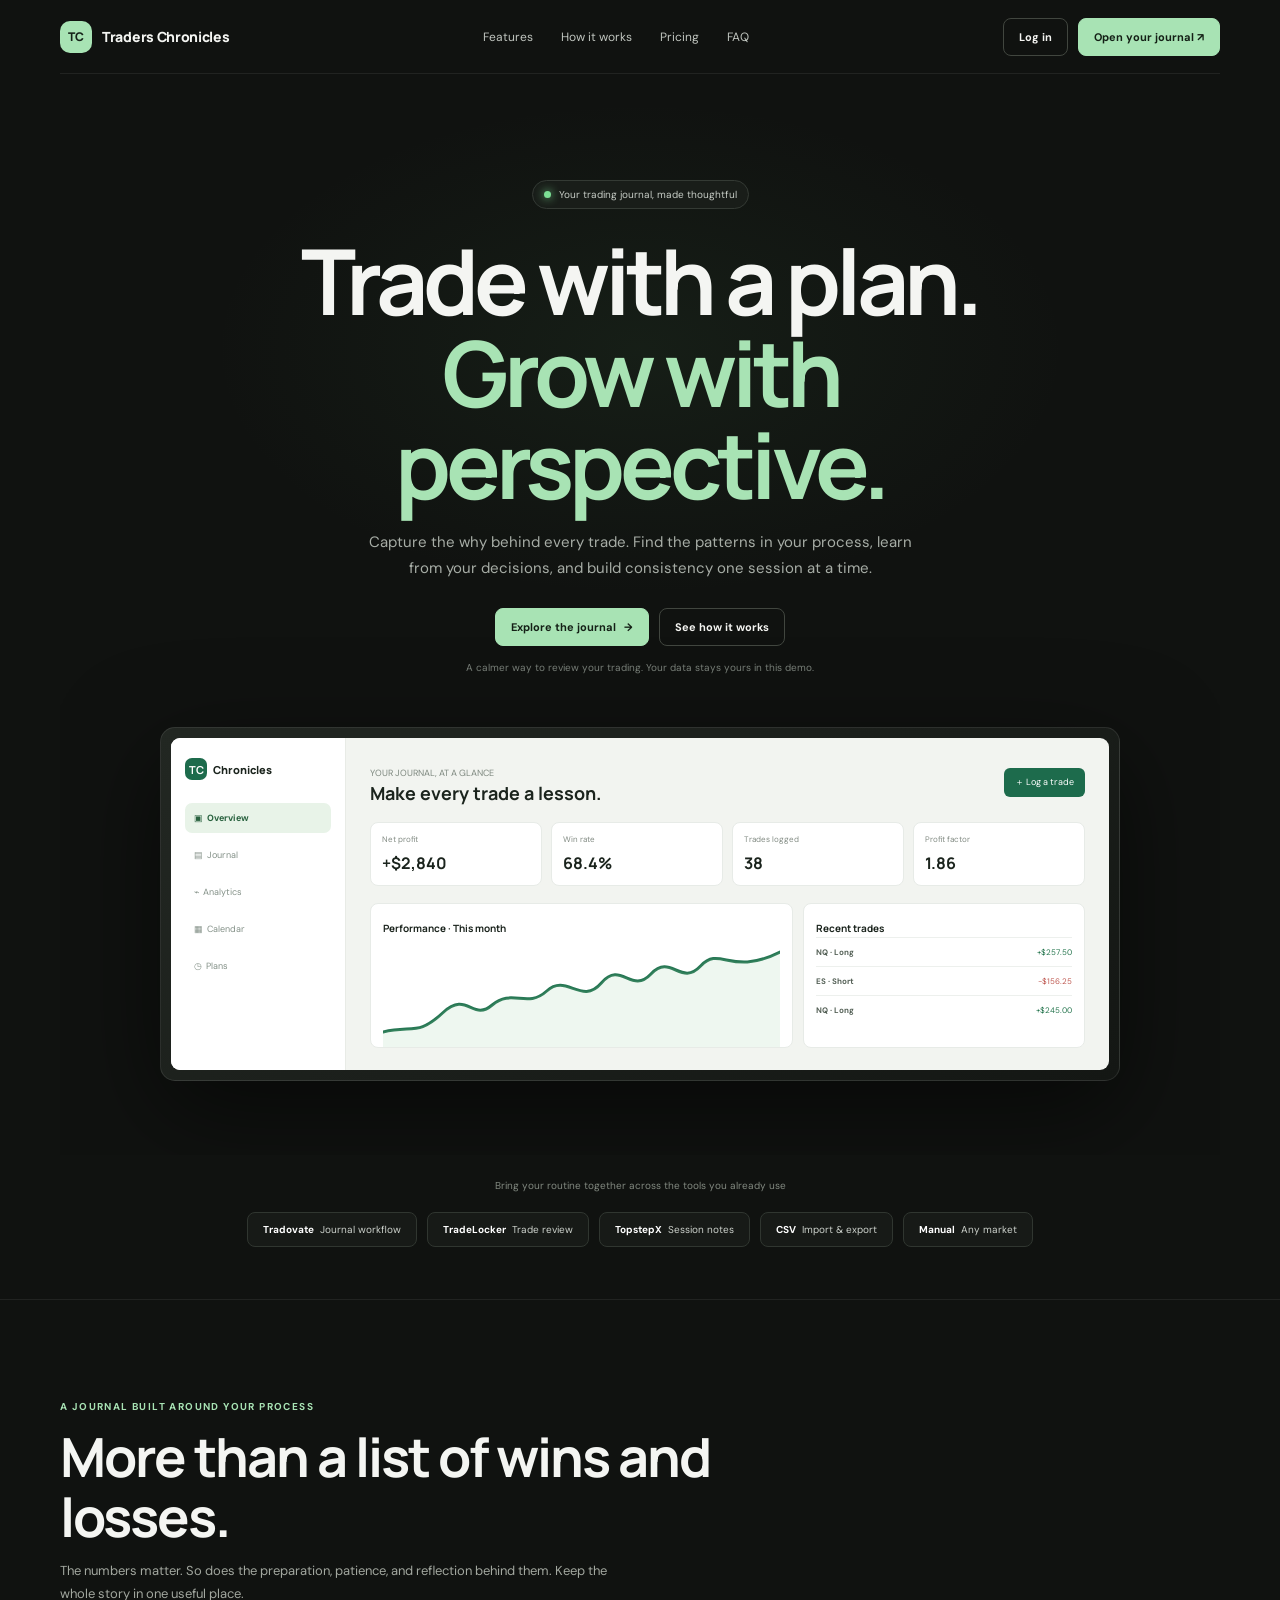
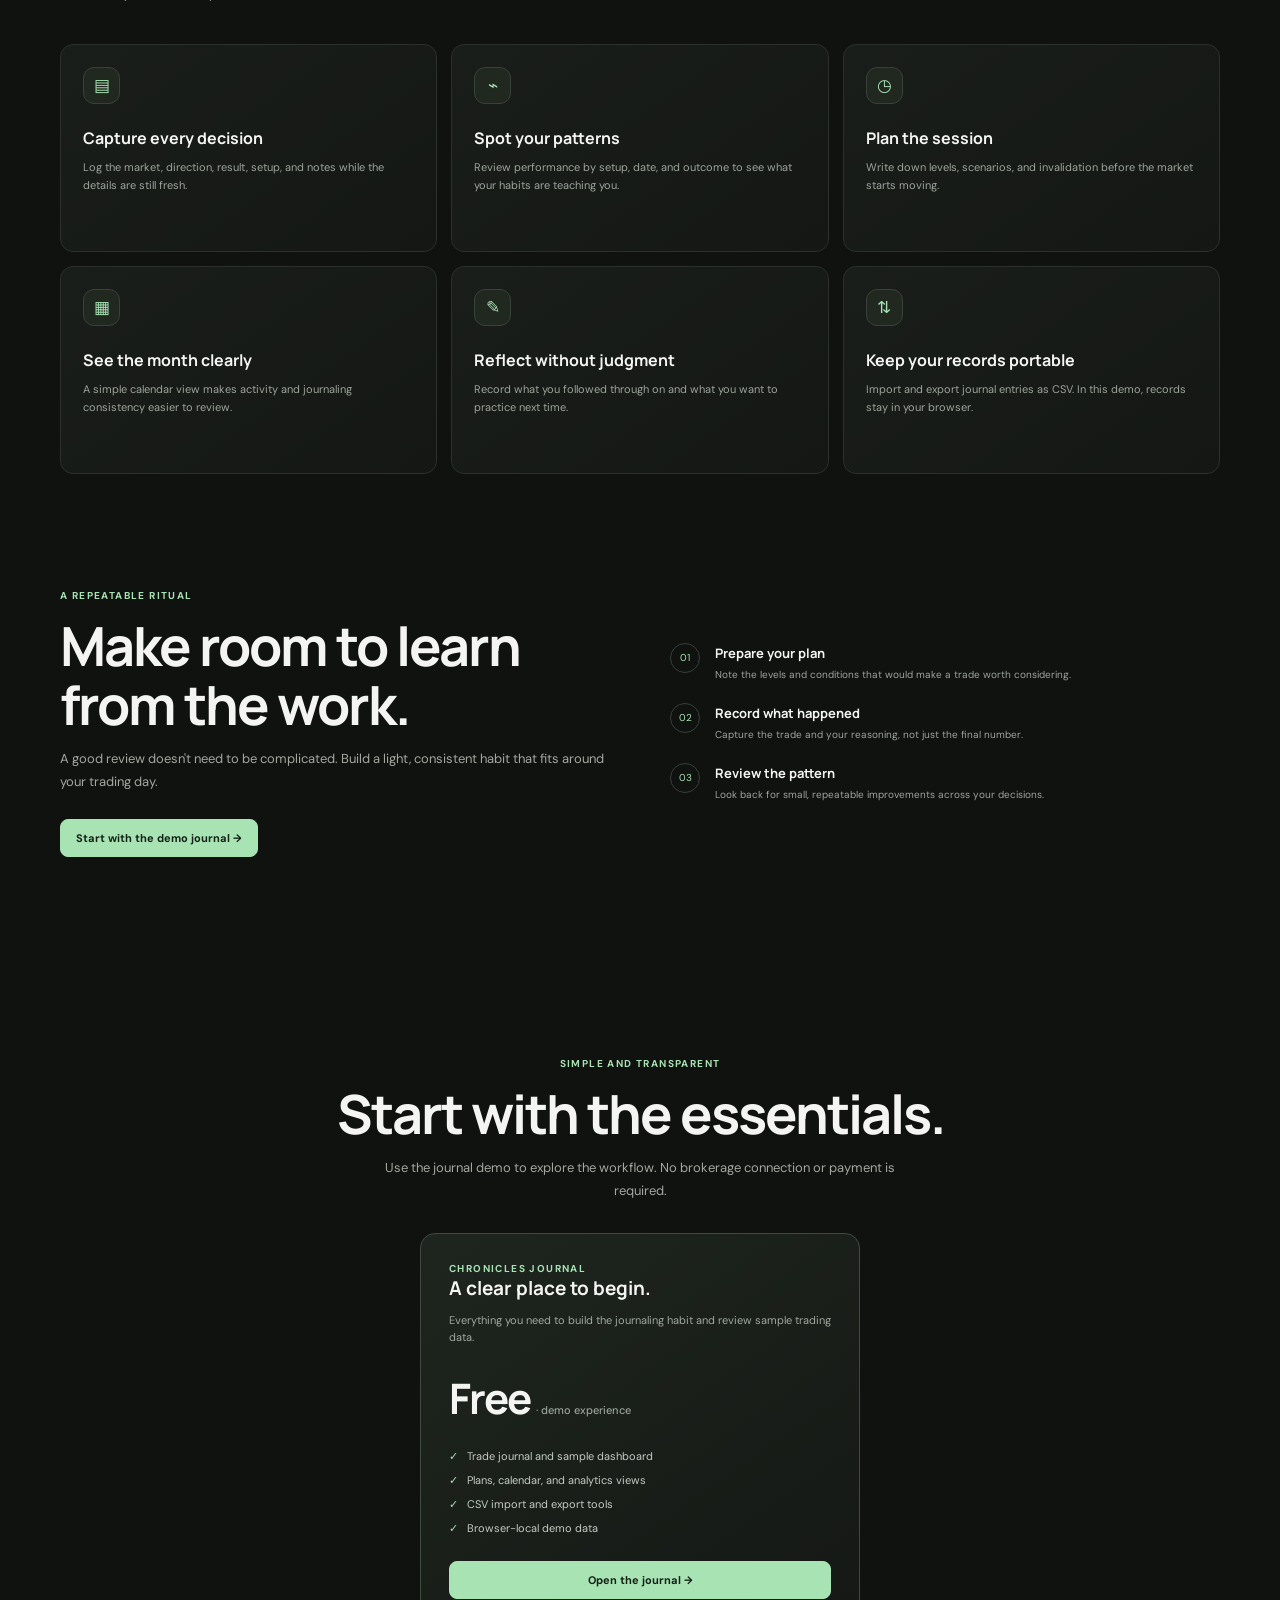
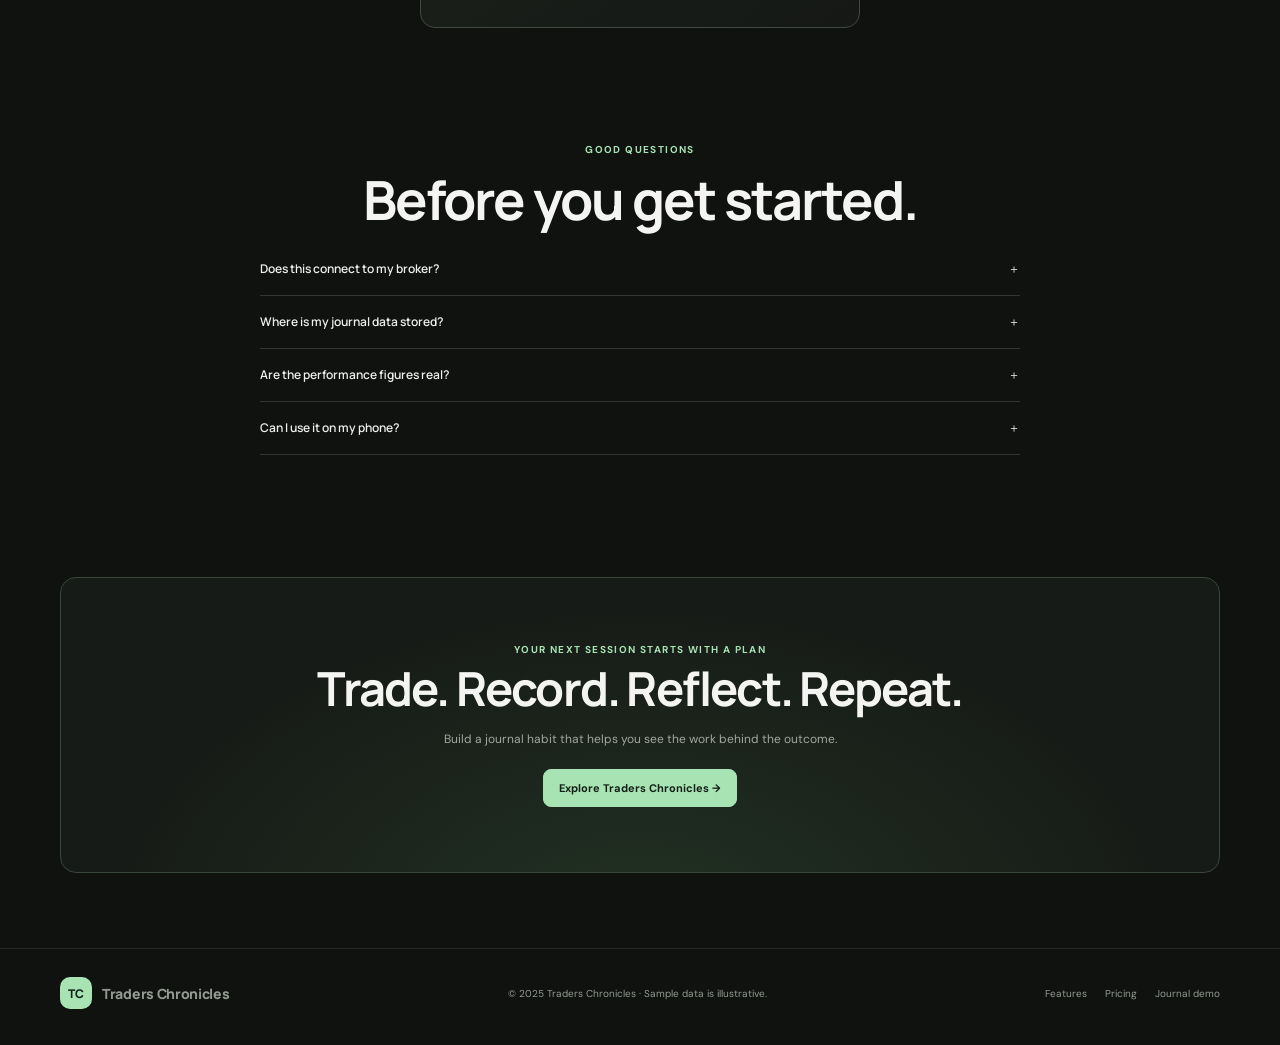
<file: index.html>
<!doctype html>
<html lang="en">
<head>
<meta charset="utf-8"><meta name="viewport" content="width=device-width,initial-scale=1"><meta name="theme-color" content="#101210"><meta name="description" content="Traders Chronicles helps you journal every trade, plan with intention, and understand the decisions behind your results."><title>Traders Chronicles — Trade with intention</title>
<style>
@import url('https://fonts.googleapis.com/css2?family=DM+Sans:wght@400;500;600;700&family=Manrope:wght@400;500;600;700;800&display=swap');:root{--ink:#f4f5f2;--muted:#a2a79f;--bg:#101210;--panel:#171a17;--line:#2b302b;--green:#a8e3b4;--green-strong:#66bd7b;--white:#fff;font-family:'DM Sans',sans-serif;color:var(--ink);font-synthesis:none}*{box-sizing:border-box}html{scroll-behavior:smooth}body{margin:0;background:var(--bg);min-width:320px}a{color:inherit;text-decoration:none}button{font:inherit;cursor:pointer}.wrap{width:min(1160px,calc(100% - 48px));margin:auto}.nav{height:74px;border-bottom:1px solid #ffffff12;display:flex;align-items:center;justify-content:space-between}.brand{display:flex;align-items:center;gap:10px;font:800 14px Manrope;letter-spacing:-.3px}.brand-mark{width:32px;height:32px;border-radius:10px;background:var(--green);color:#152218;display:grid;place-items:center;font-size:12px}.navlinks{display:flex;gap:28px;align-items:center;color:#c0c5bf;font-size:12px}.navlinks a:hover{color:#fff}.nav-actions{display:flex;align-items:center;gap:10px}.btn{display:inline-flex;align-items:center;justify-content:center;gap:8px;padding:11px 15px;border:1px solid #41463f;background:transparent;border-radius:8px;color:#f5f5f2;font-size:11px;font-weight:700;transition:.18s}.btn:hover{border-color:#9caaa0;transform:translateY(-1px)}.btn-green{border-color:var(--green);background:var(--green);color:#142016}.btn-green:hover{background:#baf0c4;border-color:#baf0c4}.menu-btn{display:none;background:none;border:0;color:#fff;font-size:22px}.hero{position:relative;text-align:center;padding:106px 0 74px;overflow:hidden}.hero:before{content:'';position:absolute;z-index:-1;top:15px;left:50%;transform:translateX(-50%);width:min(900px,100%);height:520px;background:radial-gradient(ellipse,#4a85501b,transparent 67%);pointer-events:none}.tag{display:inline-flex;align-items:center;gap:8px;border:1px solid #343a34;background:#191d19;border-radius:99px;padding:7px 11px;color:#c7cdc6;font-size:10px}.tag i{width:7px;height:7px;background:#7ce095;border-radius:50%;box-shadow:0 0 10px #7ce095}.hero h1{font:700 clamp(46px,8vw,91px)/1.01 Manrope;letter-spacing:-5px;max-width:900px;margin:26px auto 18px}.hero h1 span{color:var(--green)}.hero p{max-width:570px;margin:0 auto;color:#a7ada6;font-size:15px;line-height:1.75}.hero-actions{display:flex;justify-content:center;gap:10px;margin-top:27px}.hero-note{font-size:10px;color:#777e77;margin-top:15px}.product-frame{margin:53px auto 0;width:min(960px,100%);padding:10px;border:1px solid #ffffff19;border-radius:15px;background:linear-gradient(145deg,#222722,#141714);box-shadow:0 30px 100px #0008}.product{min-height:320px;border-radius:9px;background:#f2f4f0;color:#1b241d;overflow:hidden;text-align:left;display:grid;grid-template-columns:175px 1fr}.mock-side{background:#fff;border-right:1px solid #e8ebe6;padding:20px 14px}.mock-brand{font:800 11px Manrope;margin:0 0 23px}.mock-brand b{display:inline-grid;place-items:center;width:22px;height:22px;border-radius:7px;background:#1d6b4c;color:white;margin-right:6px}.mock-nav{font-size:9px;color:#839087;display:grid;gap:7px}.mock-nav span{padding:9px;border-radius:7px}.mock-nav span:first-child{background:#e8f3e8;color:#28613e;font-weight:700}.mock-main{padding:22px 24px}.mock-heading{display:flex;justify-content:space-between;align-items:center}.mock-heading small{font-size:9px;color:#7e887f}.mock-heading b{font:700 18px Manrope}.mock-cta{padding:8px 11px;border:0;background:#1d6b4c;border-radius:6px;color:white;font-size:9px}.mock-metrics{display:grid;grid-template-columns:repeat(4,1fr);gap:9px;margin:17px 0}.mock-stat,.mock-chart,.mock-table{background:#fff;border:1px solid #e7ebe7;border-radius:8px}.mock-stat{padding:11px}.mock-stat small{display:block;color:#828b83;font-size:8px}.mock-stat b{display:block;font:700 16px Manrope;margin-top:8px}.mock-content{display:grid;grid-template-columns:1.5fr 1fr;gap:10px}.mock-chart{padding:12px;height:145px}.mock-chart strong,.mock-table strong{font:700 10px Manrope}.chart-svg{width:100%;height:100px;margin-top:10px}.mock-table{padding:12px}.mock-row{display:flex;justify-content:space-between;border-top:1px solid #edf0ed;padding:9px 0;font-size:8px;color:#556157}.integrations{padding:24px 0 52px;text-align:center;border-bottom:1px solid #ffffff12}.integrations p{font-size:10px;color:#828980;margin:0 0 20px}.integration-list{display:flex;justify-content:center;flex-wrap:wrap;gap:10px}.integration{border:1px solid #303630;background:#171a17;border-radius:8px;padding:10px 15px;color:#cdd2cc;font-size:10px}.integration strong{color:#fff;margin-right:6px}.section{padding:100px 0}.section-eyebrow{font-size:10px;text-transform:uppercase;letter-spacing:1.4px;color:var(--green);font-weight:700}.section h2{font:700 clamp(32px,5vw,54px)/1.1 Manrope;letter-spacing:-2px;margin:14px 0}.section-intro{max-width:560px;color:#a2a79f;font-size:13px;line-height:1.75}.section-head{max-width:690px;margin-bottom:38px}.feature-grid{display:grid;grid-template-columns:repeat(3,1fr);gap:14px}.feature{border:1px solid #2b302b;border-radius:13px;background:linear-gradient(145deg,#1a1e1a,#141714);padding:22px;min-height:208px}.feature-icon{width:37px;height:37px;border:1px solid #39423a;background:#202820;color:var(--green);border-radius:11px;display:grid;place-items:center;font-size:17px}.feature h3{font:700 16px Manrope;margin:23px 0 9px}.feature p{font-size:11px;color:#9da49c;line-height:1.7;margin:0}.split-section{display:grid;grid-template-columns:1fr 1fr;gap:60px;align-items:center}.steps{display:grid;gap:20px}.step{display:grid;grid-template-columns:33px 1fr;gap:12px}.step-num{width:30px;height:30px;border:1px solid #354138;border-radius:50%;display:grid;place-items:center;color:var(--green);font-size:10px}.step h3{font:700 13px Manrope;margin:1px 0 5px}.step p{margin:0;color:#9da49c;font-size:10px;line-height:1.6}.pricing-card{max-width:440px;margin:auto;border:1px solid #414a40;border-radius:15px;background:linear-gradient(145deg,#1e251e,#151815);padding:28px}.pricing-card h3{font:700 19px Manrope;margin:0 0 7px}.pricing-card p{color:#a1a89f;font-size:11px;line-height:1.6}.price{font:700 42px Manrope;letter-spacing:-2px;margin:22px 0}.price small{font:500 11px 'DM Sans';color:#99a198;letter-spacing:0}.checklist{list-style:none;padding:0;display:grid;gap:10px;color:#c4cbc3;font-size:11px}.checklist li:before{content:'✓';color:var(--green);font-weight:700;margin-right:9px}.pricing-card .btn{width:100%;margin-top:15px}.faq{max-width:760px;margin:auto}.faq h2{text-align:center}.faq-item{border-bottom:1px solid #303630}.faq-item button{width:100%;padding:17px 0;background:none;border:0;color:#eee;text-align:left;display:flex;justify-content:space-between;font:600 12px Manrope}.faq-answer{display:none;color:#a4aaa2;font-size:11px;line-height:1.7;padding:0 25px 16px 0}.faq-item.open .faq-answer{display:block}.cta{padding:65px 25px;border:1px solid #38463a;border-radius:16px;text-align:center;background:radial-gradient(ellipse at 50% 120%,#38613b52,transparent 65%),#171b17}.cta h2{font:700 clamp(30px,5vw,47px) Manrope;letter-spacing:-1.8px;margin:0 0 11px}.cta p{color:#a0a89f;font-size:12px;margin:0 0 22px}.footer{border-top:1px solid #ffffff16;padding:28px 0 36px;color:#929a91;font-size:10px}.footer-inner{display:flex;justify-content:space-between;align-items:center;gap:18px}.footer-links{display:flex;gap:18px}.footer-links a:hover{color:#fff}
@media(max-width:760px){.wrap{width:min(100% - 32px,600px)}.nav{height:62px}.navlinks{display:none;position:absolute;top:61px;left:0;right:0;background:#161916;padding:18px 22px;flex-direction:column;align-items:flex-start;border-bottom:1px solid #333}.navlinks.open{display:flex}.menu-btn{display:block}.nav-actions .btn:not(.btn-green){display:none}.hero{padding:76px 0 48px}.hero h1{letter-spacing:-2.7px}.hero p{font-size:13px}.product-frame{margin-top:38px}.product{grid-template-columns:112px 1fr;min-height:280px}.mock-side{padding:14px 8px}.mock-main{padding:16px 12px}.mock-stat{padding:7px}.mock-stat b{font-size:12px}.mock-content{grid-template-columns:1fr}.mock-chart{height:120px}.mock-table{display:none}.section{padding:70px 0}.feature-grid{grid-template-columns:1fr 1fr}.split-section{grid-template-columns:1fr;gap:28px}.section h2{letter-spacing:-1.4px}.footer-inner{align-items:flex-start;flex-direction:column}.footer-links{flex-wrap:wrap}.feature{min-height:185px}}
@media(max-width:480px){.hero-actions{flex-direction:column;align-items:stretch;padding:0 24px}.hero-note{line-height:1.6}.product{grid-template-columns:1fr}.mock-side{display:none}.mock-main{padding:14px}.mock-metrics{grid-template-columns:repeat(2,1fr)}.mock-heading b{font-size:15px}.feature-grid{grid-template-columns:1fr}.feature{min-height:0}.feature h3{margin-top:15px}.integration-list{gap:7px}.integration{padding:8px 10px}.section{padding:58px 0}}
</style>
</head>
<body>
<header class="wrap nav"><a class="brand" href="#top"><span class="brand-mark">TC</span>Traders Chronicles</a><nav class="navlinks" id="navlinks"><a href="#features">Features</a><a href="#how">How it works</a><a href="#pricing">Pricing</a><a href="#faq">FAQ</a></nav><div class="nav-actions"><a class="btn" href="dashboard.html">Log in</a><a class="btn btn-green" href="dashboard.html">Open your journal ↗</a><button class="menu-btn" id="menuBtn" aria-label="Toggle navigation">☰</button></div></header>
<main id="top"><section class="wrap hero"><div class="tag"><i></i>Your trading journal, made thoughtful</div><h1>Trade with a plan.<br><span>Grow with perspective.</span></h1><p>Capture the why behind every trade. Find the patterns in your process, learn from your decisions, and build consistency one session at a time.</p><div class="hero-actions"><a class="btn btn-green" href="dashboard.html">Explore the journal <span>→</span></a><a class="btn" href="#how">See how it works</a></div><div class="hero-note">A calmer way to review your trading. Your data stays yours in this demo.</div>
<div class="product-frame"><div class="product"><aside class="mock-side"><div class="mock-brand"><b>TC</b>Chronicles</div><div class="mock-nav"><span>▣ &nbsp;Overview</span><span>▤ &nbsp;Journal</span><span>⌁ &nbsp;Analytics</span><span>▦ &nbsp;Calendar</span><span>◷ &nbsp;Plans</span></div></aside><div class="mock-main"><div class="mock-heading"><div><small>YOUR JOURNAL, AT A GLANCE</small><br><b>Make every trade a lesson.</b></div><button class="mock-cta" onclick="location.href='dashboard.html'">＋ Log a trade</button></div><div class="mock-metrics"><div class="mock-stat"><small>Net profit</small><b>+$2,840</b></div><div class="mock-stat"><small>Win rate</small><b>68.4%</b></div><div class="mock-stat"><small>Trades logged</small><b>38</b></div><div class="mock-stat"><small>Profit factor</small><b>1.86</b></div></div><div class="mock-content"><div class="mock-chart"><strong>Performance · This month</strong><svg class="chart-svg" viewBox="0 0 400 100" preserveAspectRatio="none"><path d="M0 85 C30 78 35 89 60 66 S90 75 110 58 S145 62 165 44 S200 59 220 36 S250 48 270 27 S300 40 320 19 S350 30 400 5" fill="none" stroke="#277754" stroke-width="3" stroke-linecap="round"/><path d="M0 85 C30 78 35 89 60 66 S90 75 110 58 S145 62 165 44 S200 59 220 36 S250 48 270 27 S300 40 320 19 S350 30 400 5 L400 100 L0 100Z" fill="#85c894" opacity=".14"/></svg></div><div class="mock-table"><strong>Recent trades</strong><div class="mock-row"><b>NQ · Long</b><span style="color:#287750">+$257.50</span></div><div class="mock-row"><b>ES · Short</b><span style="color:#bf5a52">−$156.25</span></div><div class="mock-row"><b>NQ · Long</b><span style="color:#287750">+$245.00</span></div></div></div></div></div></div>
</section><section class="integrations"><div class="wrap"><p>Bring your routine together across the tools you already use</p><div class="integration-list"><span class="integration"><strong>Tradovate</strong>Journal workflow</span><span class="integration"><strong>TradeLocker</strong>Trade review</span><span class="integration"><strong>TopstepX</strong>Session notes</span><span class="integration"><strong>CSV</strong>Import &amp; export</span><span class="integration"><strong>Manual</strong>Any market</span></div></div></section>
<section class="section" id="features"><div class="wrap"><div class="section-head"><div class="section-eyebrow">A journal built around your process</div><h2>More than a list of wins and losses.</h2><p class="section-intro">The numbers matter. So does the preparation, patience, and reflection behind them. Keep the whole story in one useful place.</p></div><div class="feature-grid"><article class="feature"><div class="feature-icon">▤</div><h3>Capture every decision</h3><p>Log the market, direction, result, setup, and notes while the details are still fresh.</p></article><article class="feature"><div class="feature-icon">⌁</div><h3>Spot your patterns</h3><p>Review performance by setup, date, and outcome to see what your habits are teaching you.</p></article><article class="feature"><div class="feature-icon">◷</div><h3>Plan the session</h3><p>Write down levels, scenarios, and invalidation before the market starts moving.</p></article><article class="feature"><div class="feature-icon">▦</div><h3>See the month clearly</h3><p>A simple calendar view makes activity and journaling consistency easier to review.</p></article><article class="feature"><div class="feature-icon">✎</div><h3>Reflect without judgment</h3><p>Record what you followed through on and what you want to practice next time.</p></article><article class="feature"><div class="feature-icon">⇅</div><h3>Keep your records portable</h3><p>Import and export journal entries as CSV. In this demo, records stay in your browser.</p></article></div></div></section>
<section class="section" id="how" style="padding-top:15px"><div class="wrap split-section"><div><div class="section-eyebrow">A repeatable ritual</div><h2>Make room to learn from the work.</h2><p class="section-intro">A good review doesn't need to be complicated. Build a light, consistent habit that fits around your trading day.</p><div style="margin-top:25px"><a class="btn btn-green" href="dashboard.html">Start with the demo journal →</a></div></div><div class="steps"><article class="step"><div class="step-num">01</div><div><h3>Prepare your plan</h3><p>Note the levels and conditions that would make a trade worth considering.</p></div></article><article class="step"><div class="step-num">02</div><div><h3>Record what happened</h3><p>Capture the trade and your reasoning, not just the final number.</p></div></article><article class="step"><div class="step-num">03</div><div><h3>Review the pattern</h3><p>Look back for small, repeatable improvements across your decisions.</p></div></article></div></div></section>
<section class="section" id="pricing"><div class="wrap" style="text-align:center"><div class="section-eyebrow">Simple and transparent</div><h2>Start with the essentials.</h2><p class="section-intro" style="margin:0 auto 30px">Use the journal demo to explore the workflow. No brokerage connection or payment is required.</p><article class="pricing-card" style="text-align:left"><div class="section-eyebrow">Chronicles journal</div><h3>A clear place to begin.</h3><p>Everything you need to build the journaling habit and review sample trading data.</p><div class="price">Free <small> · demo experience</small></div><ul class="checklist"><li>Trade journal and sample dashboard</li><li>Plans, calendar, and analytics views</li><li>CSV import and export tools</li><li>Browser-local demo data</li></ul><a href="dashboard.html" class="btn btn-green">Open the journal →</a></article></div></section>
<section class="section" id="faq" style="padding-top:15px"><div class="wrap faq"><div class="section-eyebrow" style="text-align:center">Good questions</div><h2>Before you get started.</h2><div class="faq-item"><button>Does this connect to my broker? <span>＋</span></button><div class="faq-answer">No. The current website is a front-end demo. It does not connect to a broker, execute trades, or sync a live account.</div></div><div class="faq-item"><button>Where is my journal data stored? <span>＋</span></button><div class="faq-answer">Entries created in the demo are stored in your current browser using local storage. Export a CSV if you want to keep a separate copy.</div></div><div class="faq-item"><button>Are the performance figures real? <span>＋</span></button><div class="faq-answer">No. All example trades and performance figures are illustrative sample data, not a record of actual trading results.</div></div><div class="faq-item"><button>Can I use it on my phone? <span>＋</span></button><div class="faq-answer">Yes. The landing page and journal dashboard adapt to mobile screens, including a compact navigation menu.</div></div></div></section>
<section class="wrap section" style="padding-top:22px;padding-bottom:75px"><div class="cta"><div class="section-eyebrow">Your next session starts with a plan</div><h2>Trade. Record. Reflect. Repeat.</h2><p>Build a journal habit that helps you see the work behind the outcome.</p><a class="btn btn-green" href="dashboard.html">Explore Traders Chronicles →</a></div></section></main>
<footer class="footer"><div class="wrap footer-inner"><a class="brand" href="#top"><span class="brand-mark">TC</span>Traders Chronicles</a><div>© 2025 Traders Chronicles · Sample data is illustrative.</div><nav class="footer-links"><a href="#features">Features</a><a href="#pricing">Pricing</a><a href="dashboard.html">Journal demo</a></nav></div></footer>
<script>document.querySelectorAll('.faq-item button').forEach(b=>b.addEventListener('click',()=>b.parentElement.classList.toggle('open')));document.getElementById('menuBtn').addEventListener('click',()=>document.getElementById('navlinks').classList.toggle('open'));document.querySelectorAll('#navlinks a').forEach(a=>a.addEventListener('click',()=>document.getElementById('navlinks').classList.remove('open')))</script>
</body></html>
</file>
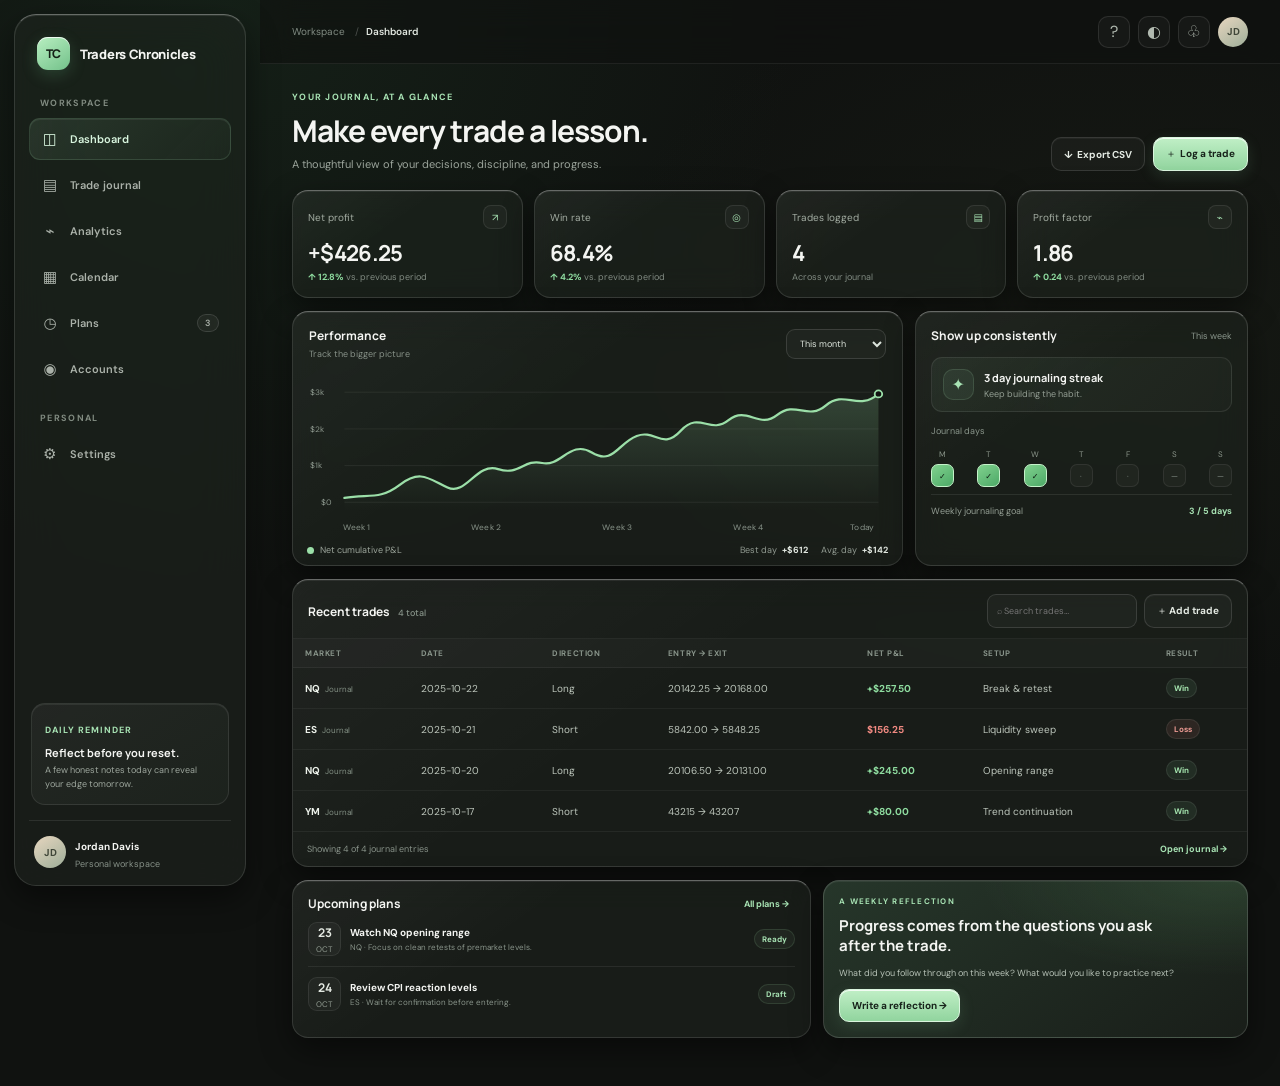
<file: dashboard.html>
<!doctype html>
<html lang="en">
<head>
<meta charset="utf-8"><meta name="viewport" content="width=device-width,initial-scale=1"><meta name="theme-color" content="#101210"><meta name="description" content="Traders Chronicles — a thoughtful home for your trading journal, plans, and performance."><title>Traders Chronicles — Trading journal</title>
<style>
@import url('https://fonts.googleapis.com/css2?family=DM+Sans:wght@400;500;600;700&family=Manrope:wght@400;500;600;700;800&display=swap');
:root{color-scheme:dark;--color-background:#101210;--color-foreground:#f4f5f2;--color-surface:#191d19;--color-border:#343b34;--color-accent:#a8e3b4;--color-accent-foreground:#142016;--color-muted:#a2a79f;--color-success:#74c98a;--color-danger:#ee8a82;--glass-blur-sm:8px;--glass-blur-md:16px;--glass-blur-lg:24px;--glass-blur-xl:40px;--glass-base-rgb:31 37 31;--glass-saturate:180%;--glass-border:rgba(255,255,255,.12);--glass-border-strong:rgba(255,255,255,.2);--glass-refraction-top:rgba(255,255,255,.34);--glass-1-surface:rgba(31,37,31,.32);--glass-2-surface:rgba(31,37,31,.47);--glass-3-surface:rgba(31,37,31,.62);--glass-4-surface:rgba(31,37,31,.78);--glass-5-surface:rgba(25,29,25,.92);--glass-1-shadow:0 2px 8px #0005;--glass-2-shadow:0 8px 24px #0006;--glass-3-shadow:0 12px 32px #0007;--glass-4-shadow:0 20px 52px #0008;--radius-card:16px;--radius-input:10px;--motion-fast:150ms;--motion-normal:250ms;--motion-slow:400ms;font-family:'DM Sans',system-ui,sans-serif;color:var(--color-foreground);background:var(--color-background);font-synthesis:none}
*{box-sizing:border-box}html{scroll-behavior:smooth}body{margin:0;min-width:320px;background:radial-gradient(ellipse at 18% 0%,#22452c45,transparent 38%),radial-gradient(ellipse at 88% 30%,#313a2630,transparent 34%),var(--color-background);min-height:100vh}button,input,select,textarea{font:inherit}button{cursor:pointer}a{color:inherit;text-decoration:none}.app{min-height:100vh}.sidebar{position:fixed;inset:14px auto 14px 14px;width:232px;padding:22px 14px 15px;border:1px solid var(--glass-border);border-top-color:var(--glass-refraction-top);border-radius:22px;background:var(--glass-3-surface);backdrop-filter:saturate(var(--glass-saturate)) blur(var(--glass-blur-lg));-webkit-backdrop-filter:saturate(var(--glass-saturate)) blur(var(--glass-blur-lg));box-shadow:var(--glass-3-shadow),inset 0 1px #ffffff18;display:flex;flex-direction:column;z-index:5}.brand{display:flex;align-items:center;gap:10px;padding:0 8px 27px;font:800 13px Manrope;letter-spacing:-.3px}.brand-mark{width:33px;height:33px;border-radius:11px;background:linear-gradient(145deg,#b8efc1,#73c18a);color:#142016;display:grid;place-items:center;font-size:12px;box-shadow:inset 0 1px #ffffffc9,0 5px 16px #75c78a35}.nav-label{font-size:9px;color:#818b81;text-transform:uppercase;letter-spacing:1.35px;padding:0 11px 9px;font-weight:700}.nav{display:grid;gap:4px}.nav button{display:flex;align-items:center;gap:11px;width:100%;border:1px solid transparent;background:transparent;color:#aab1a9;text-align:left;padding:10px 11px;border-radius:11px;font-size:11px;font-weight:600;transition:var(--motion-fast)}.nav button:hover{background:#ffffff0b;color:#fff}.nav button.active{color:#d9f6df;background:linear-gradient(135deg,#a8e3b41c,#a8e3b408);border-color:#a8e3b426;box-shadow:inset 0 1px #ffffff12}.nav-icon{width:18px;text-align:center;font-size:15px}.nav-count{margin-left:auto;border:1px solid #ffffff20;background:#ffffff0b;padding:2px 7px;border-radius:20px;font-size:9px}.sidebar-bottom{margin-top:auto}.prompt{margin:0 2px 15px;padding:13px;border:1px solid #ffffff17;border-radius:14px;background:linear-gradient(145deg,#ffffff0c,#a8e3b408);box-shadow:inset 0 1px #ffffff12}.prompt small{color:var(--color-accent);font-size:9px;font-weight:700;text-transform:uppercase;letter-spacing:1px}.prompt b{display:block;font:700 11px Manrope;margin:7px 0 4px}.prompt p{margin:0;color:#9da69d;font-size:9px;line-height:1.5}.profile{border-top:1px solid #ffffff17;padding:13px 5px 0;display:flex;align-items:center;gap:9px}.avatar{width:32px;height:32px;display:grid;place-items:center;border-radius:50%;background:linear-gradient(145deg,#e7d6bf,#9eae99);color:#3f4638;font-size:10px;font-weight:700}.profile b{font-size:10px}.profile small{display:block;color:#879188;font-size:9px;margin-top:3px}.workspace{margin-left:260px;min-width:0}.topbar{height:64px;display:flex;align-items:center;justify-content:space-between;padding:0 32px;border-bottom:1px solid #ffffff12;background:#10121099;backdrop-filter:blur(16px);position:sticky;top:0;z-index:4}.crumb{font-size:10px;color:#818b82}.crumb b{color:#e2e8e1;font-weight:600}.actions{display:flex;align-items:center;gap:8px}.icon-btn{width:32px;height:32px;border:1px solid #ffffff1a;background:#ffffff08;border-radius:10px;color:#b1bab0;display:grid;place-items:center}.icon-btn:hover{background:#ffffff15;color:#fff}.top-avatar{width:30px;height:30px;border-radius:50%;display:grid;place-items:center;background:linear-gradient(145deg,#e7d6bf,#9eae99);color:#3f4638;font-size:10px;font-weight:700}.mobile-toggle{display:none}.main{max-width:1450px;padding:27px 32px 48px;margin:0 auto}.view{display:none}.view.active{display:block}.heading{display:flex;align-items:flex-end;justify-content:space-between;gap:16px;margin-bottom:19px}.eyebrow{font-size:9px;color:var(--color-accent);font-weight:700;text-transform:uppercase;letter-spacing:1.25px;margin-bottom:7px}.heading h1{font:700 clamp(24px,3vw,30px) Manrope;letter-spacing:-1px;margin:0}.heading p{font-size:11px;color:#9ba49b;margin:6px 0 0}.heading-actions{display:flex;gap:8px}.button{display:inline-flex;align-items:center;justify-content:center;gap:7px;border:1px solid #ffffff20;border-radius:10px;background:#ffffff08;color:#e3e9e2;padding:9px 12px;font-size:10px;font-weight:700;transition:transform var(--motion-fast),background var(--motion-fast),box-shadow var(--motion-fast);box-shadow:inset 0 1px #ffffff0b}.button:hover{transform:translateY(-1px);background:#ffffff13;box-shadow:inset 0 1px #ffffff15,0 6px 18px #0003}.button.primary{color:#17221a;background:linear-gradient(180deg,#c0efc6,#91d49e);border-color:#daf5de;box-shadow:inset 0 1px #ffffffc7,0 5px 15px #8cd29d25}.button.primary:hover{background:linear-gradient(180deg,#cef5d2,#a0dfa9)}.button.quiet{background:transparent}.stats{display:grid;grid-template-columns:repeat(4,minmax(0,1fr));gap:11px;margin-bottom:13px}.glass-card{position:relative;min-width:0;overflow:hidden;border:1px solid var(--glass-border);border-top-color:var(--glass-refraction-top);border-radius:var(--radius-card);background:linear-gradient(145deg,rgba(255,255,255,.035),transparent 40%),var(--glass-3-surface);backdrop-filter:saturate(var(--glass-saturate)) blur(var(--glass-blur-md));-webkit-backdrop-filter:saturate(var(--glass-saturate)) blur(var(--glass-blur-md));box-shadow:var(--glass-3-shadow),inset 0 1px #ffffff12;transition:transform var(--motion-fast),border-color var(--motion-fast)}.glass-card.lift:hover{transform:translateY(-2px);border-color:var(--glass-border-strong)}.stat{padding:14px 15px;min-height:101px}.stat-label{display:flex;align-items:center;justify-content:space-between;font-size:10px;color:#a3aca2}.stat-icon{display:grid;place-items:center;width:24px;height:24px;background:#ffffff09;border:1px solid #ffffff16;border-radius:8px;color:var(--color-accent)}.stat-value{font:700 22px Manrope;letter-spacing:-.7px;margin-top:9px}.stat-note{font-size:9px;color:#818b82;margin-top:3px}.up{color:#8fdda0;font-weight:700}.down{color:#f18a82;font-weight:700}.content-grid{display:grid;grid-template-columns:minmax(0,1.65fr) minmax(245px,.9fr);gap:12px;margin-bottom:13px}.card-head{display:flex;align-items:center;justify-content:space-between;padding:15px 16px 0}.card-title{font:700 12px Manrope}.card-subtitle{font-size:9px;color:#879188;margin-top:4px}.select,.search,.control{border:1px solid #ffffff20;border-radius:9px;background:#ffffff08;color:#dce4dc;padding:7px 9px;font-size:9px;outline:none}.select option,.control option{background:#1b201b}.select:focus,.search:focus,.control:focus{border-color:#9bd5a5;box-shadow:0 0 0 3px #a8e3b415}.chart-wrap{padding:13px 14px 9px}.chart{width:100%;height:166px}.chart-grid{stroke:#ffffff12;stroke-width:1}.chart-label{fill:#89948a;font:9px 'DM Sans'}.chart-line{fill:none;stroke:#9bdfa8;stroke-width:2.5;stroke-linecap:round;stroke-linejoin:round}.chart-area{fill:url(#area)}.chart-foot{display:flex;align-items:center}.chart-legend{display:flex;align-items:center;gap:6px;font-size:9px;color:#9da69c}.legend-dot{width:7px;height:7px;border-radius:50%;background:#9bdfa8}.chart-summary{display:flex;gap:13px;margin-left:auto;font-size:9px;color:#929b92}.chart-summary b{color:#e2e8e1;margin-left:3px}.consistency{padding:15px}.consistency-head{display:flex;align-items:center;justify-content:space-between}.consistency-head h2{font:700 12px Manrope;margin:0}.consistency-head span{font-size:9px;color:#89958b}.streak{display:flex;align-items:center;gap:10px;margin:13px 0;padding:11px;border-radius:11px;border:1px solid #ffffff16;background:linear-gradient(135deg,#a8e3b411,#ffffff05)}.streak-icon{width:31px;height:31px;border:1px solid #a8e3b426;border-radius:10px;background:#a8e3b412;display:grid;place-items:center;color:var(--color-accent)}.streak b{display:block;font:700 11px Manrope}.streak small{display:block;font-size:9px;color:#929d92;margin-top:3px}.week{display:flex;justify-content:space-between;margin:12px 0 7px}.day{text-align:center;color:#8b968b;font-size:8px}.day i{font-style:normal;width:23px;height:23px;border:1px solid #ffffff13;border-radius:7px;background:#ffffff08;display:grid;place-items:center;margin:5px auto 0;color:#879188}.day i.done{background:linear-gradient(145deg,#80d18e,#4da967);color:#102015;border-color:#c5f2ca}.goal{border-top:1px solid #ffffff16;padding-top:10px;display:flex;justify-content:space-between;font-size:9px;color:#939d93}.goal b{color:var(--color-accent)}.table-card{margin-bottom:13px}.table-top{display:flex;align-items:center;justify-content:space-between;padding:14px 15px 10px}.table-title{font:700 12px Manrope}.table-title small{font:500 9px 'DM Sans';color:#89958b;margin-left:6px}.table-tools{display:flex;gap:7px}.search{width:150px}.table-scroll{overflow:auto}table{width:100%;border-collapse:collapse;white-space:nowrap}thead{background:#ffffff05}th{font-size:8px;color:#89958b;text-align:left;text-transform:uppercase;letter-spacing:.55px;padding:9px 12px;border-top:1px solid #ffffff0e;border-bottom:1px solid #ffffff0e}td{font-size:10px;color:#bdc6bc;padding:10px 12px;border-bottom:1px solid #ffffff0c}tbody tr:last-child td{border-bottom:0}tbody tr:hover{background:#ffffff07}.symbol{font-weight:700;color:#edf2eb}.subtle{font-size:8px;color:#839084;margin-left:5px}.badge{display:inline-flex;padding:4px 7px;border-radius:20px;border:1px solid #ffffff15;font-size:8px;font-weight:700}.badge.win{background:#83d79818;color:#a7e7b1}.badge.loss{background:#f18a8218;color:#f19d96}.table-footer{display:flex;justify-content:space-between;align-items:center;border-top:1px solid #ffffff0e;padding:10px 14px;color:#879188;font-size:9px}.link-btn{border:0;background:none;color:#a8e3b4;font-weight:700;font-size:9px}.lower-grid{display:grid;grid-template-columns:1.1fr .9fr;gap:12px}.plan-card{padding:14px 15px}.section-title{font:700 12px Manrope}.section-top{display:flex;justify-content:space-between;align-items:center}.plan-row{display:flex;align-items:center;gap:9px;padding:10px 0;border-bottom:1px solid #ffffff12}.plan-row:last-child{border:0}.date-chip{width:33px;height:34px;border:1px solid #ffffff15;border-radius:9px;background:#ffffff08;display:grid;place-items:center;text-align:center;color:#909a90;font-size:8px}.date-chip b{font:700 12px Manrope;color:#e4e9e2}.plan-copy{flex:1;min-width:0}.plan-copy b{font-size:10px;display:block}.plan-copy small{font-size:8px;color:#89948a;display:block;margin-top:3px}.status{border:1px solid #a8e3b421;border-radius:20px;padding:4px 7px;background:#a8e3b40d;color:#a8e3b4;font-size:8px;font-weight:700}.reflection{padding:15px;background:radial-gradient(ellipse at 95% 0,#73bd7a2a,transparent 43%),linear-gradient(145deg,#26362a,#191e19);border-color:#ffffff26}.reflection .eyebrow{font-size:8px}.reflection h2{font:700 15px/1.35 Manrope;margin:10px 0 7px;max-width:350px}.reflection p{font-size:9px;line-height:1.6;color:#b6c1b6}.view{display:none}.view.active{display:block}.panel{padding:18px}.panel h2{font:700 15px Manrope;margin:0 0 5px}.panel>p{font-size:10px;color:#969f96;margin:0 0 15px}.filters{display:flex;gap:7px;align-items:center;flex-wrap:wrap;margin-bottom:13px}.empty{padding:30px;text-align:center;color:#929b92;font-size:10px}.heatmap{display:grid;grid-template-columns:repeat(13,1fr);gap:5px;margin:15px 0}.heat{aspect-ratio:1;border-radius:4px;background:#ffffff0c}.heat.l1{background:#a8e3b424}.heat.l2{background:#a8e3b450}.heat.l3{background:#79ce8e}.heat.l4{background:#31834a}.split{display:grid;grid-template-columns:1fr 1fr;gap:12px}.account-row{display:flex;align-items:center;gap:10px;padding:11px 0;border-bottom:1px solid #ffffff12}.account-row:last-child{border:0}.account-logo{width:31px;height:31px;border-radius:9px;background:#a8e3b414;color:var(--color-accent);display:grid;place-items:center;font-size:10px;font-weight:700}.account-info{flex:1}.account-info b{font-size:10px}.account-info small{display:block;color:#879188;font-size:8px;margin-top:3px}.account-status{color:#9fe0a8;font-size:8px}.calendar-head{display:flex;align-items:center;justify-content:space-between;margin-bottom:12px}.calendar-grid{display:grid;grid-template-columns:repeat(7,minmax(0,1fr));gap:5px}.calendar-day-label{text-align:center;color:#879188;font-size:8px;padding:5px}.calendar-cell{min-height:65px;padding:7px;border:1px solid #ffffff16;border-radius:9px;background:#ffffff06;font-size:9px;color:#c1c9bf}.calendar-cell.muted{opacity:.35}.calendar-cell.green{background:#78cb8b19}.calendar-cell.red{background:#e7837e16}.calendar-cell .pnl{display:block;margin-top:8px;font-size:8px;font-weight:700}.form-grid{display:grid;grid-template-columns:1fr 1fr;gap:11px}.field{display:grid;gap:5px}.field.full{grid-column:1/-1}.field label{font-size:9px;color:#b3bdb2;font-weight:700}.field input,.field select,.field textarea{width:100%;padding:9px 10px;border:1px solid #ffffff20;border-radius:var(--radius-input);background:#ffffff09;color:#eef3ed;font-size:10px;outline:none}.field select option{background:#1b201b}.field input:focus,.field select:focus,.field textarea:focus{border-color:#a8e3b4;box-shadow:0 0 0 3px #a8e3b418}.modal-backdrop{position:fixed;inset:0;background:#050705b8;backdrop-filter:blur(10px);display:none;align-items:center;justify-content:center;padding:16px;z-index:12}.modal-backdrop.open{display:flex}.modal{width:min(480px,100%);max-height:92vh;overflow:auto;background:var(--glass-5-surface);border:1px solid var(--glass-border-strong);border-top-color:var(--glass-refraction-top);border-radius:20px;box-shadow:var(--glass-4-shadow),inset 0 1px #ffffff20;backdrop-filter:saturate(180%) blur(32px);padding:21px}.modal-head{display:flex;justify-content:space-between;align-items:flex-start;margin-bottom:16px}.modal-head h2{font:700 17px Manrope;margin:0}.modal-head p{font-size:9px;color:#929d93;margin:5px 0 0}.close-btn{width:28px;height:28px;border:1px solid #ffffff18;border-radius:9px;background:#ffffff0b;color:#b9c1b8;font-size:17px}.modal-actions{display:flex;justify-content:flex-end;gap:8px;margin-top:16px}.toast{position:fixed;right:18px;bottom:18px;z-index:20;padding:11px 15px;border:1px solid #ffffff25;border-top-color:#ffffff46;border-radius:12px;background:var(--glass-5-surface);color:#eef3ed;font-size:10px;backdrop-filter:blur(24px);box-shadow:var(--glass-3-shadow);opacity:0;transform:translateY(8px);transition:.2s;pointer-events:none}.toast.show{opacity:1;transform:translateY(0)}
@media(max-width:1050px){.main{padding:23px 22px 36px}.topbar{padding:0 22px}.stats{grid-template-columns:repeat(2,minmax(0,1fr))}.content-grid{grid-template-columns:minmax(0,1.4fr) minmax(230px,.9fr)}}@media(max-width:760px){.sidebar{transform:translateX(-110%);transition:transform .22s;box-shadow:0 20px 60px #0009}.sidebar.open{transform:translateX(0)}.workspace{margin-left:0}.topbar{height:58px;padding:0 15px}.mobile-toggle{display:grid}.crumb{margin-right:auto;margin-left:10px}.main{padding:19px 15px 30px}.content-grid,.lower-grid,.split{grid-template-columns:1fr}.heading{align-items:flex-start;flex-direction:column}.heading-actions{width:100%}.heading-actions .button{flex:1}.chart{height:150px}}@media(max-width:520px){.main{padding:16px 11px 24px}.heading h1{font-size:23px}.stats{gap:7px}.stat{padding:11px;min-height:91px}.stat-value{font-size:19px}.stat-label{font-size:9px}.table-top{align-items:flex-start;flex-direction:column;gap:9px;padding:12px}.table-tools{width:100%}.search{flex:1;width:auto}.filters .search{flex-basis:100%}.filters>*{max-width:100%}.form-grid{grid-template-columns:1fr}.field.full{grid-column:auto}.calendar-cell{min-height:50px;padding:5px}.calendar-grid{gap:3px}.heatmap{gap:3px}.topbar{padding:0 11px}}
@media(prefers-reduced-motion:reduce){*,*::before,*::after{scroll-behavior:auto!important;transition:none!important;animation:none!important}}
</style>
</head>
<body><div class="app"><aside class="sidebar" id="sidebar"><a href="index.html" class="brand"><span class="brand-mark">TC</span>Traders Chronicles</a><div class="nav-label">Workspace</div><nav class="nav" aria-label="Main navigation"><button class="active" data-page="dashboard"><span class="nav-icon">◫</span>Dashboard</button><button data-page="journal"><span class="nav-icon">▤</span>Trade journal</button><button data-page="analytics"><span class="nav-icon">⌁</span>Analytics</button><button data-page="calendar"><span class="nav-icon">▦</span>Calendar</button><button data-page="plans"><span class="nav-icon">◷</span>Plans <span class="nav-count" id="planCount">3</span></button><button data-page="accounts"><span class="nav-icon">◉</span>Accounts</button></nav><div class="nav-label" style="margin-top:22px">Personal</div><nav class="nav"><button data-page="settings"><span class="nav-icon">⚙</span>Settings</button></nav><div class="sidebar-bottom"><div class="prompt"><small>Daily reminder</small><b>Reflect before you reset.</b><p>A few honest notes today can reveal your edge tomorrow.</p></div><div class="profile"><div class="avatar" id="userAvatar">JD</div><div><b id="userName">Jordan Davis</b><small>Personal workspace</small></div></div></div></aside><div class="workspace"><header class="topbar"><button class="icon-btn mobile-toggle" id="menuToggle" aria-label="Open navigation">☰</button><div class="crumb">Workspace <span style="padding:0 7px;color:#ffffff40">/</span><b id="crumbTitle">Dashboard</b></div><div class="actions"><button class="icon-btn" id="helpBtn" aria-label="Help">?</button><button class="icon-btn" id="themeBtn" aria-label="Toggle light/dark theme">◐</button><button class="icon-btn" id="bellBtn" aria-label="Notifications">♧</button><div class="top-avatar" id="topAvatar">JD</div></div></header><main class="main">
<section class="view active" id="page-dashboard"><div class="heading"><div><div class="eyebrow">YOUR JOURNAL, AT A GLANCE</div><h1>Make every trade a lesson.</h1><p>A thoughtful view of your decisions, discipline, and progress.</p></div><div class="heading-actions"><button class="button" id="exportBtn">↓ &nbsp;Export CSV</button><button class="button primary" data-add-trade>＋ &nbsp;Log a trade</button></div></div><div class="stats"><article class="stat glass-card lift"><div class="stat-label">Net profit <span class="stat-icon">↗</span></div><div class="stat-value" id="statProfit">+$2,840.50</div><div class="stat-note"><span class="up">↑ 12.8%</span> vs. previous period</div></article><article class="stat glass-card lift"><div class="stat-label">Win rate <span class="stat-icon">◎</span></div><div class="stat-value" id="statWin">68.4%</div><div class="stat-note"><span class="up">↑ 4.2%</span> vs. previous period</div></article><article class="stat glass-card lift"><div class="stat-label">Trades logged <span class="stat-icon">▤</span></div><div class="stat-value" id="statTrades">4</div><div class="stat-note">Across your journal</div></article><article class="stat glass-card lift"><div class="stat-label">Profit factor <span class="stat-icon">⌁</span></div><div class="stat-value">1.86</div><div class="stat-note"><span class="up">↑ 0.24</span> vs. previous period</div></article></div>
<div class="content-grid"><section class="glass-card"><div class="card-head"><div><div class="card-title">Performance</div><div class="card-subtitle">Track the bigger picture</div></div><select class="select" id="chartRange" aria-label="Performance range"><option>This month</option><option>Last 3 months</option><option>This year</option></select></div><div class="chart-wrap"><svg class="chart" viewBox="0 0 620 190" preserveAspectRatio="none" role="img" aria-label="Illustrative cumulative profit chart"><defs><linearGradient id="area" x1="0" x2="0" y1="0" y2="1"><stop offset="0%" stop-color="#9bdfa8" stop-opacity=".2"/><stop offset="100%" stop-color="#9bdfa8" stop-opacity="0"/></linearGradient></defs><line class="chart-grid" x1="40" y1="22" x2="610" y2="22"/><line class="chart-grid" x1="40" y1="64" x2="610" y2="64"/><line class="chart-grid" x1="40" y1="106" x2="610" y2="106"/><line class="chart-grid" x1="40" y1="148" x2="610" y2="148"/><text class="chart-label" x="3" y="25">$3k</text><text class="chart-label" x="3" y="67">$2k</text><text class="chart-label" x="3" y="109">$1k</text><text class="chart-label" x="15" y="151">$0</text><path class="chart-area" d="M40 143 C65 138 77 146 99 128 S130 121 150 131 S181 102 204 110 S231 98 251 103 S281 76 304 91 S332 80 352 72 S379 89 399 66 S430 71 450 54 S482 65 502 48 S534 55 554 37 S588 44 610 24 L610 158 L40 158 Z"/><path class="chart-line" d="M40 143 C65 138 77 146 99 128 S130 121 150 131 S181 102 204 110 S231 98 251 103 S281 76 304 91 S332 80 352 72 S379 89 399 66 S430 71 450 54 S482 65 502 48 S534 55 554 37 S588 44 610 24"/><circle cx="610" cy="24" r="4" fill="#101210" stroke="#9bdfa8" stroke-width="2"/><text class="chart-label" x="38" y="180">Week 1</text><text class="chart-label" x="175" y="180">Week 2</text><text class="chart-label" x="315" y="180">Week 3</text><text class="chart-label" x="455" y="180">Week 4</text><text class="chart-label" x="580" y="180">Today</text></svg><div class="chart-foot"><div class="chart-legend"><i class="legend-dot"></i>Net cumulative P&amp;L</div><div class="chart-summary"><span>Best day <b>+$612</b></span><span>Avg. day <b>+$142</b></span></div></div></div></section><section class="glass-card consistency"><div class="consistency-head"><h2>Show up consistently</h2><span>This week</span></div><div class="streak"><div class="streak-icon">✦</div><div><b>3 day journaling streak</b><small>Keep building the habit.</small></div></div><div style="font-size:9px;color:#89958b">Journal days</div><div class="week"><div class="day">M<i class="done">✓</i></div><div class="day">T<i class="done">✓</i></div><div class="day">W<i class="done">✓</i></div><div class="day">T<i>·</i></div><div class="day">F<i>·</i></div><div class="day">S<i>—</i></div><div class="day">S<i>—</i></div></div><div class="goal"><span>Weekly journaling goal</span><b>3 / 5 days</b></div></section></div>
<section class="glass-card table-card"><div class="table-top"><div class="table-title">Recent trades <small id="tradeTotal">4 total</small></div><div class="table-tools"><input class="search" id="dashboardSearch" placeholder="⌕ Search trades…" aria-label="Search trades"><button class="button" data-add-trade>＋ Add trade</button></div></div><div class="table-scroll"><table><thead><tr><th>Market</th><th>Date</th><th>Direction</th><th>Entry → Exit</th><th>Net P&amp;L</th><th>Setup</th><th>Result</th></tr></thead><tbody id="dashboardRows"></tbody></table></div><div class="table-footer"><span id="dashboardShowing">Recent journal entries</span><button class="link-btn" data-navigate="journal">Open journal →</button></div></section><div class="lower-grid"><section class="glass-card plan-card"><div class="section-top"><div class="section-title">Upcoming plans</div><button class="link-btn" data-navigate="plans">All plans →</button></div><div id="dashboardPlans"></div></section><section class="glass-card reflection"><div class="eyebrow">A weekly reflection</div><h2>Progress comes from the questions you ask after the trade.</h2><p>What did you follow through on this week? What would you like to practice next?</p><button class="button primary" id="reflectionBtn">Write a reflection →</button></section></div></section>
<section class="view" id="page-journal"><div class="heading"><div><div class="eyebrow">YOUR TRADING HISTORY</div><h1>Trade journal</h1><p>Capture the details, then learn from the decisions.</p></div><div class="heading-actions"><button class="button" id="journalExport">↓ Export CSV</button><button class="button primary" data-add-trade>＋ Log a trade</button></div></div><section class="glass-card panel"><div class="filters"><input class="search" id="journalSearch" placeholder="Search symbol, setup, note…" aria-label="Search journal"><select class="control" id="resultFilter"><option value="all">All results</option><option value="win">Wins</option><option value="loss">Losses</option></select><select class="control" id="directionFilter"><option value="all">All directions</option><option>Long</option><option>Short</option></select><input class="control" id="dateFilter" type="month" aria-label="Filter by month"></div><div class="table-scroll"><table><thead><tr><th>Market</th><th>Date</th><th>Direction</th><th>Entry → Exit</th><th>Net P&amp;L</th><th>Setup</th><th>Result</th></tr></thead><tbody id="journalRows"></tbody></table></div><div class="table-footer"><span id="journalCount"></span><span>Sample data is illustrative</span></div></section></section>
<section class="view" id="page-analytics"><div class="heading"><div><div class="eyebrow">PATTERNS &amp; PROGRESS</div><h1>Analytics</h1><p>Review your results without losing sight of your process.</p></div><select class="select" id="analyticsRange"><option>This month</option><option>Last 3 months</option><option>This year</option></select></div><div class="stats"><article class="stat glass-card"><div class="stat-label">Average winner</div><div class="stat-value" id="avgWin">+$218</div><div class="stat-note">Across winning trades</div></article><article class="stat glass-card"><div class="stat-label">Average loser</div><div class="stat-value" id="avgLoss">−$118</div><div class="stat-note">Across losing trades</div></article><article class="stat glass-card"><div class="stat-label">Best setup</div><div class="stat-value" style="font-size:17px">Break &amp; retest</div><div class="stat-note">76% win rate · sample</div></article><article class="stat glass-card"><div class="stat-label">Most traded</div><div class="stat-value">NQ</div><div class="stat-note">Based on sample journal</div></article></div><div class="split"><section class="glass-card panel"><h2>Monthly consistency</h2><p>Each square represents a day you recorded a trade.</p><div class="heatmap" id="heatmap"></div><div style="display:flex;justify-content:space-between;color:#89958d;font-size:8px"><span>Less activity</span><span>More activity</span></div></section><section class="glass-card panel"><h2>Review your edge</h2><p>A useful journal is more than a win-rate scoreboard.</p><div class="plan-row"><div class="account-logo">1</div><div class="plan-copy"><b>Keep your risk defined</b><small>Compare planned risk with your actual exits.</small></div></div><div class="plan-row"><div class="account-logo">2</div><div class="plan-copy"><b>Tag every setup</b><small>Look for patterns across wins and losses.</small></div></div><div class="plan-row"><div class="account-logo">3</div><div class="plan-copy"><b>Write the why</b><small>Record your reasoning while it is fresh.</small></div></div></section></div></section>
<section class="view" id="page-calendar"><div class="heading"><div><div class="eyebrow">YOUR MONTH IN REVIEW</div><h1>Trading calendar</h1><p>See your activity day by day and follow your habits.</p></div><div class="heading-actions"><button class="button" id="prevMonth">←</button><button class="button" id="nextMonth">→</button></div></div><section class="glass-card panel"><div class="calendar-head"><b id="calendarMonth" style="font:700 13px Manrope"></b><span style="font-size:9px;color:#879188">Illustrative P&amp;L on sample dates</span></div><div class="calendar-grid" id="calendarGrid"></div></section></section>
<section class="view" id="page-plans"><div class="heading"><div><div class="eyebrow">PREPARE WITH PURPOSE</div><h1>Trading plans</h1><p>Set a scenario, define your rules, then review what happened.</p></div><button class="button primary" id="newPlanBtn">＋ New plan</button></div><section class="glass-card panel"><h2>Upcoming plans</h2><p>Your preparation is part of your process.</p><div id="plansList"></div></section></section>
<section class="view" id="page-accounts"><div class="heading"><div><div class="eyebrow">BRING YOUR RECORDS TOGETHER</div><h1>Accounts</h1><p>Track the trading accounts represented in your journal.</p></div><button class="button primary" id="connectAccount">＋ Add account</button></div><div class="split"><section class="glass-card panel"><h2>Your accounts</h2><p>Demo account entries; no brokerage is connected.</p><div id="accountsList"></div></section><section class="glass-card panel"><h2>Import your history</h2><p>Choose a CSV exported from your own records. This demo keeps entries in this browser.</p><label class="button" for="csvImport">↑ Choose CSV file</label><input id="csvImport" type="file" accept=".csv,text/csv" hidden><p style="margin-top:14px">Supported columns: symbol, date, direction, entry, exit, pnl, setup.</p></section></div></section>
<section class="view" id="page-settings"><div class="heading"><div><div class="eyebrow">MAKE IT YOURS</div><h1>Settings</h1><p>Set your profile preferences for this browser.</p></div></div><div class="split"><section class="glass-card panel"><h2>Profile</h2><form id="settingsForm" class="form-grid"><div class="field"><label for="nameSetting">Display name</label><input id="nameSetting" value="Jordan Davis"></div><div class="field"><label for="timezoneSetting">Timezone</label><select id="timezoneSetting"><option>Eastern Time (ET)</option><option>Central Time (CT)</option><option>Mountain Time (MT)</option><option>Pacific Time (PT)</option><option>UTC</option></select></div><div class="field"><label for="currencySetting">Display currency</label><select id="currencySetting"><option>USD — US Dollar</option><option>EUR — Euro</option><option>GBP — Pound Sterling</option><option>CAD — Canadian Dollar</option></select></div><div class="field"><label>Appearance</label><button class="button" id="settingsTheme" type="button">Toggle light / dark</button></div><div class="field full"><button class="button primary" type="submit">Save preferences</button></div></form></section><section class="glass-card panel"><h2>Your data</h2><p>Journal entries are saved in this browser only. This prototype does not sync to a server.</p><button class="button" id="settingsExport">↓ Export journal CSV</button><button class="button" id="clearData" style="margin-left:6px;color:#f19d96">Clear local entries</button></section></div></section>
</main></div></div>
<div class="modal-backdrop" id="tradeModal" role="dialog" aria-modal="true" aria-labelledby="tradeModalTitle"><form class="modal" id="tradeForm"><div class="modal-head"><div><h2 id="tradeModalTitle">Log a trade</h2><p>Write down the context while it is still clear.</p></div><button type="button" class="close-btn" data-close aria-label="Close">×</button></div><div class="form-grid"><div class="field"><label for="tradeSymbol">Market symbol *</label><input id="tradeSymbol" required placeholder="e.g. NQ"></div><div class="field"><label for="tradeDate">Date</label><input id="tradeDate" type="date"></div><div class="field"><label for="tradeDirection">Direction</label><select id="tradeDirection"><option>Long</option><option>Short</option></select></div><div class="field"><label for="tradeSetup">Setup</label><input id="tradeSetup" placeholder="e.g. Break and retest"></div><div class="field"><label for="tradeEntry">Entry price</label><input id="tradeEntry" type="number" step="any" placeholder="20142.25"></div><div class="field"><label for="tradeExit">Exit price</label><input id="tradeExit" type="number" step="any" placeholder="20168.00"></div><div class="field"><label for="tradePnl">Net P&amp;L ($) *</label><input id="tradePnl" type="number" step="0.01" required placeholder="257.50"></div><div class="field"><label for="tradeAccount">Account</label><select id="tradeAccount"><option>Personal account</option><option>Evaluation account</option><option>Other</option></select></div><div class="field full"><label for="tradeNotes">Notes</label><textarea id="tradeNotes" rows="3" placeholder="What was your plan? What would you repeat or adjust?"></textarea></div></div><div class="modal-actions"><button type="button" class="button" data-close>Cancel</button><button type="submit" class="button primary">Save trade</button></div></form></div>
<div class="modal-backdrop" id="planModal" role="dialog" aria-modal="true" aria-labelledby="planModalTitle"><form class="modal" id="planForm"><div class="modal-head"><div><h2 id="planModalTitle">Create a trading plan</h2><p>Define what you are watching and how you will respond.</p></div><button type="button" class="close-btn" data-plan-close aria-label="Close">×</button></div><div class="form-grid"><div class="field"><label for="planTitle">Plan name *</label><input id="planTitle" required placeholder="NQ opening range"></div><div class="field"><label for="planDate">Date</label><input id="planDate" type="date"></div><div class="field"><label for="planMarket">Market</label><input id="planMarket" placeholder="NQ"></div><div class="field"><label for="planStatus">Status</label><select id="planStatus"><option>Ready</option><option>Draft</option></select></div><div class="field full"><label for="planNotes">Plan notes</label><textarea id="planNotes" rows="3" placeholder="Levels, scenario, and what invalidates the idea…"></textarea></div></div><div class="modal-actions"><button type="button" class="button" data-plan-close>Cancel</button><button type="submit" class="button primary">Save plan</button></div></form></div><div class="toast" id="toast" role="status" aria-live="polite"></div>
<script>
const sampleTrades=[{symbol:'NQ',date:'2025-10-22',direction:'Long',entry:'20142.25',exit:'20168.00',pnl:257.5,setup:'Break & retest',notes:'Waited for confirmation.'},{symbol:'ES',date:'2025-10-21',direction:'Short',entry:'5842.00',exit:'5848.25',pnl:-156.25,setup:'Liquidity sweep',notes:'Exited at planned risk.'},{symbol:'NQ',date:'2025-10-20',direction:'Long',entry:'20106.50',exit:'20131.00',pnl:245,setup:'Opening range',notes:'Good patience at the level.'},{symbol:'YM',date:'2025-10-17',direction:'Short',entry:'43215',exit:'43207',pnl:80,setup:'Trend continuation',notes:''}];const samplePlans=[{title:'Watch NQ opening range',date:'2025-10-23',market:'NQ',status:'Ready',notes:'Focus on clean retests of premarket levels.'},{title:'Review CPI reaction levels',date:'2025-10-24',market:'ES',status:'Draft',notes:'Wait for confirmation before entering.'},{title:'Weekly levels and scenarios',date:'2025-10-27',market:'ES / NQ',status:'Draft',notes:'Map key levels and define invalidation.'}];const readStore=(key,fallback)=>{try{return JSON.parse(localStorage.getItem(key))??fallback}catch{return fallback}};let trades=readStore('tc-trades',sampleTrades),plans=readStore('tc-plans',samplePlans),theme=localStorage.getItem('tc-theme')||'dark';const $=s=>document.querySelector(s),$$=s=>[...document.querySelectorAll(s)];function esc(s=''){return String(s).replace(/[&<>"']/g,c=>({'&':'&amp;','<':'&lt;','>':'&gt;','"':'&quot;',"'":'&#39;'}[c]))}function save(){localStorage.setItem('tc-trades',JSON.stringify(trades));localStorage.setItem('tc-plans',JSON.stringify(plans))}function renderRows(rows,target){target.innerHTML=rows.length?rows.map(t=>`<tr><td><span class="symbol">${esc(t.symbol)}</span><span class="subtle">${esc(t.account||'Journal')}</span></td><td>${esc(t.date||'—')}</td><td>${esc(t.direction||'—')}</td><td>${esc(t.entry||'—')} → ${esc(t.exit||'—')}</td><td class="${Number(t.pnl)>=0?'up':'down'}">${Number(t.pnl)>=0?'+':''}$${Math.abs(Number(t.pnl)||0).toFixed(2)}</td><td>${esc(t.setup||'—')}</td><td><span class="badge ${Number(t.pnl)>=0?'win':'loss'}">${Number(t.pnl)>=0?'Win':'Loss'}</span></td></tr>`).join(''):'<tr><td colspan="7" class="empty">No trades match those filters yet.</td></tr>'}function renderDashboard(){renderRows(trades.slice(0,4),$('#dashboardRows'));$('#tradeTotal').textContent=trades.length+' total';$('#dashboardShowing').textContent=`Showing ${Math.min(4,trades.length)} of ${trades.length} journal entries`;$('#statTrades').textContent=trades.length;const pnl=trades.reduce((a,t)=>a+Number(t.pnl||0),0);$('#statProfit').textContent=(pnl>=0?'+':'−')+'$'+Math.abs(pnl).toLocaleString('en-US',{minimumFractionDigits:2,maximumFractionDigits:2});renderPlans($('#dashboardPlans'),2)}function applyFilters(){const q=$('#journalSearch').value.toLowerCase(),result=$('#resultFilter').value,direction=$('#directionFilter').value,month=$('#dateFilter').value;const filtered=trades.filter(t=>(!q||[t.symbol,t.setup,t.notes,t.direction].join(' ').toLowerCase().includes(q))&&(result==='all'||(result==='win'?Number(t.pnl)>=0:Number(t.pnl)<0))&&(direction==='all'||t.direction===direction)&&(!month||(t.date||'').startsWith(month)));renderRows(filtered,$('#journalRows'));$('#journalCount').textContent=`${filtered.length} ${filtered.length===1?'trade':'trades'}`}function renderPlans(target,limit=Infinity){target.innerHTML=plans.length?plans.slice(0,limit).map(p=>{const d=p.date?new Date(p.date+'T12:00:00'):null;return `<div class="plan-row"><div class="date-chip"><b>${d?d.getDate():'—'}</b>${d?d.toLocaleString('en',{month:'short'}).toUpperCase():'DATE'}</div><div class="plan-copy"><b>${esc(p.title)}</b><small>${esc(p.market||'Market TBD')} · ${esc(p.notes||'No notes yet')}</small></div><span class="status">${esc(p.status||'Draft')}</span></div>`}).join(''):'<div class="empty">No plans yet. Set an intention for your next session.</div>';$('#planCount').textContent=plans.length}function renderAccounts(){$('#accountsList').innerHTML=[['PA','Personal account'],['EV','Evaluation account']].map(a=>`<div class="account-row"><div class="account-logo">${a[0]}</div><div class="account-info"><b>${a[1]}</b><small>Manual journal · Sample data</small></div><span class="account-status">● Local</span></div>`).join('')}function renderHeat(){$('#heatmap').innerHTML=Array.from({length:91},(_,i)=>{const levels=[0,0,1,0,2,1,0,3,1,0,4,0,2,1,0,3,2,0,1,0,4,1,0,2,3,0,1,0,2,4,0,1,0,3,0,2,1,0,4,0,1,2,0,3,1,0,2,0,4,1,0,2,0,3,1,0,2,4,0,1,0,2,3,0,1,0,4,2,0,1,3,0,2,0,1,4,0,2,1,0,3,0,1,2,0,4,0,1,3,0,2],l=levels[i]||0;return `<i class="heat ${l?'l'+l:''}" title="${l?'Journal activity':'No entry'}"></i>`}).join('')}let calendarDate=new Date(2025,9,1);function renderCalendar(){const grid=$('#calendarGrid'),year=calendarDate.getFullYear(),month=calendarDate.getMonth(),first=new Date(year,month,1).getDay(),days=new Date(year,month+1,0).getDate(),prevDays=new Date(year,month,0).getDate();$('#calendarMonth').textContent=calendarDate.toLocaleString('en',{month:'long',year:'numeric'});const labels=['Sun','Mon','Tue','Wed','Thu','Fri','Sat'];let html=labels.map(x=>`<div class="calendar-day-label">${x}</div>`).join('');for(let i=0;i<42;i++){let day=i-first+1,muted=day<1||day>days,n=day<1?prevDays+day:day>days?day-days:day,pnl=!muted&&[2,6,9,13,16,20,22].includes(day)?(day%3===0?-156.25:257.5):null;html+=`<div class="calendar-cell ${muted?'muted':''} ${pnl===null?'':pnl>0?'green':'red'}">${n}${pnl===null?'':`<span class="pnl ${pnl>0?'up':'down'}">${pnl>0?'+':''}$${Math.abs(pnl).toFixed(0)}</span>`}</div>`}grid.innerHTML=html}const labels={dashboard:'Dashboard',journal:'Trade journal',analytics:'Analytics',calendar:'Calendar',plans:'Trading plans',accounts:'Accounts',settings:'Settings'};function navigate(page){$$('.view').forEach(v=>v.classList.remove('active'));$('#page-'+page)?.classList.add('active');$$('[data-page]').forEach(b=>b.classList.toggle('active',b.dataset.page===page));$('#crumbTitle').textContent=labels[page]||'Dashboard';$('#sidebar').classList.remove('open');window.scrollTo({top:0,behavior:'smooth'});if(page==='journal')applyFilters();if(page==='plans')renderPlans($('#plansList'));if(page==='calendar')renderCalendar();if(page==='accounts')renderAccounts();if(page==='analytics')renderHeat()}$$('[data-page]').forEach(b=>b.addEventListener('click',()=>navigate(b.dataset.page)));$$('[data-navigate]').forEach(b=>b.addEventListener('click',()=>navigate(b.dataset.navigate)));function toast(message){const el=$('#toast');el.textContent=message;el.classList.add('show');clearTimeout(toast.timer);toast.timer=setTimeout(()=>el.classList.remove('show'),2500)}function openModal(id){$('#'+id).classList.add('open')}function closeModal(id){$('#'+id).classList.remove('open')}$$('[data-add-trade]').forEach(b=>b.addEventListener('click',()=>{openModal('tradeModal');$('#tradeDate').value=new Date().toISOString().slice(0,10)}));$$('[data-close]').forEach(b=>b.addEventListener('click',()=>closeModal('tradeModal')));$$('[data-plan-close]').forEach(b=>b.addEventListener('click',()=>closeModal('planModal')));$$('.modal-backdrop').forEach(m=>m.addEventListener('click',e=>{if(e.target===m)m.classList.remove('open')}));document.addEventListener('keydown',e=>{if(e.key==='Escape')$$('.modal-backdrop').forEach(m=>m.classList.remove('open'))});$('#tradeForm').addEventListener('submit',e=>{e.preventDefault();trades.unshift({symbol:$('#tradeSymbol').value.trim().toUpperCase(),date:$('#tradeDate').value,direction:$('#tradeDirection').value,entry:$('#tradeEntry').value,exit:$('#tradeExit').value,pnl:Number($('#tradePnl').value),setup:$('#tradeSetup').value,account:$('#tradeAccount').value,notes:$('#tradeNotes').value});save();e.target.reset();closeModal('tradeModal');renderDashboard();applyFilters();toast('Trade saved to this browser.')});$('#newPlanBtn').addEventListener('click',()=>{openModal('planModal');$('#planDate').value=new Date().toISOString().slice(0,10)});$('#planForm').addEventListener('submit',e=>{e.preventDefault();plans.push({title:$('#planTitle').value,date:$('#planDate').value,market:$('#planMarket').value,status:$('#planStatus').value,notes:$('#planNotes').value});save();e.target.reset();closeModal('planModal');renderPlans($('#plansList'));renderPlans($('#dashboardPlans'),2);toast('Plan added.')});['journalSearch','resultFilter','directionFilter','dateFilter'].forEach(id=>$('#'+id).addEventListener('input',applyFilters));$('#dashboardSearch').addEventListener('input',e=>{const q=e.target.value.toLowerCase();renderRows(trades.filter(t=>[t.symbol,t.setup,t.notes].join(' ').toLowerCase().includes(q)).slice(0,8),$('#dashboardRows'));$('#dashboardShowing').textContent=q?'Filtered matching trades':`Showing ${Math.min(4,trades.length)} of ${trades.length} journal entries`});function exportCsv(){const rows=[['symbol','date','direction','entry','exit','pnl','setup','notes','account'],...trades.map(t=>[t.symbol,t.date,t.direction,t.entry,t.exit,t.pnl,t.setup,t.notes,t.account])],csv=rows.map(r=>r.map(v=>'"'+String(v??'').replace(/"/g,'""')+'"').join(',')).join('\n'),blob=new Blob([csv],{type:'text/csv'}),url=URL.createObjectURL(blob),a=document.createElement('a');a.href=url;a.download='traders-chronicles-journal.csv';a.click();URL.revokeObjectURL(url);toast('Your journal CSV is ready.')}['exportBtn','journalExport','settingsExport'].forEach(id=>$('#'+id).addEventListener('click',exportCsv));$('#csvImport').addEventListener('change',async e=>{const file=e.target.files[0];if(!file)return;try{const lines=(await file.text()).trim().split(/\r?\n/),headers=lines.shift().split(',').map(x=>x.replace(/^"|"$/g,'').trim().toLowerCase()),imported=lines.map(line=>{const cols=line.split(',');return{symbol:cols[headers.indexOf('symbol')]||'—',date:cols[headers.indexOf('date')]||'',direction:cols[headers.indexOf('direction')]||'Long',entry:cols[headers.indexOf('entry')]||'',exit:cols[headers.indexOf('exit')]||'',pnl:Number(cols[headers.indexOf('pnl')]||0),setup:cols[headers.indexOf('setup')]||'',notes:cols[headers.indexOf('notes')]||''}}).filter(t=>t.symbol!=='—');trades=[...imported,...trades];save();renderDashboard();applyFilters();toast(`Imported ${imported.length} trade${imported.length===1?'':'s'}.`)}catch{toast('Could not read that CSV. Check the column names.')}e.target.value=''});$('#connectAccount').addEventListener('click',()=>toast('Broker syncing is not enabled in this prototype.'));$('#helpBtn').addEventListener('click',()=>toast('Log trades, review your patterns, and build your process.'));$('#bellBtn').addEventListener('click',()=>toast('You are all caught up.'));$('#reflectionBtn').addEventListener('click',()=>toast('Take a moment to write what you learned this week.'));$('#chartRange').addEventListener('change',e=>toast('Range selected: '+e.target.value));$('#prevMonth').addEventListener('click',()=>{calendarDate.setMonth(calendarDate.getMonth()-1);renderCalendar()});$('#nextMonth').addEventListener('click',()=>{calendarDate.setMonth(calendarDate.getMonth()+1);renderCalendar()});function setTheme(){document.documentElement.classList.toggle('theme-light',theme==='light');localStorage.setItem('tc-theme',theme)}$('#themeBtn').addEventListener('click',()=>{theme=theme==='dark'?'light':'dark';setTheme()});$('#settingsTheme').addEventListener('click',()=>{theme=theme==='dark'?'light':'dark';setTheme()});$('#settingsForm').addEventListener('submit',e=>{e.preventDefault();const name=$('#nameSetting').value.trim()||'Trader',initials=name.split(/\s+/).slice(0,2).map(x=>x[0]).join('').toUpperCase();$('#userName').textContent=name;$('#userAvatar').textContent=initials;$('#topAvatar').textContent=initials;localStorage.setItem('tc-name',name);toast('Preferences saved on this browser.')});$('#clearData').addEventListener('click',()=>{if(confirm('Clear your locally saved trades and plans?')){localStorage.removeItem('tc-trades');localStorage.removeItem('tc-plans');trades=[];plans=[];renderDashboard();applyFilters();renderPlans($('#plansList'));toast('Local journal data cleared.')}});$('#menuToggle').addEventListener('click',()=>$('#sidebar').classList.toggle('open'));const savedName=localStorage.getItem('tc-name');if(savedName){$('#userName').textContent=savedName;const initials=savedName.split(/\s+/).slice(0,2).map(x=>x[0]).join('').toUpperCase();$('#userAvatar').textContent=initials;$('#topAvatar').textContent=initials;$('#nameSetting').value=savedName}setTheme();renderDashboard();applyFilters();renderPlans($('#plansList'));renderAccounts();renderHeat();renderCalendar();
</script></body></html>
</file>
